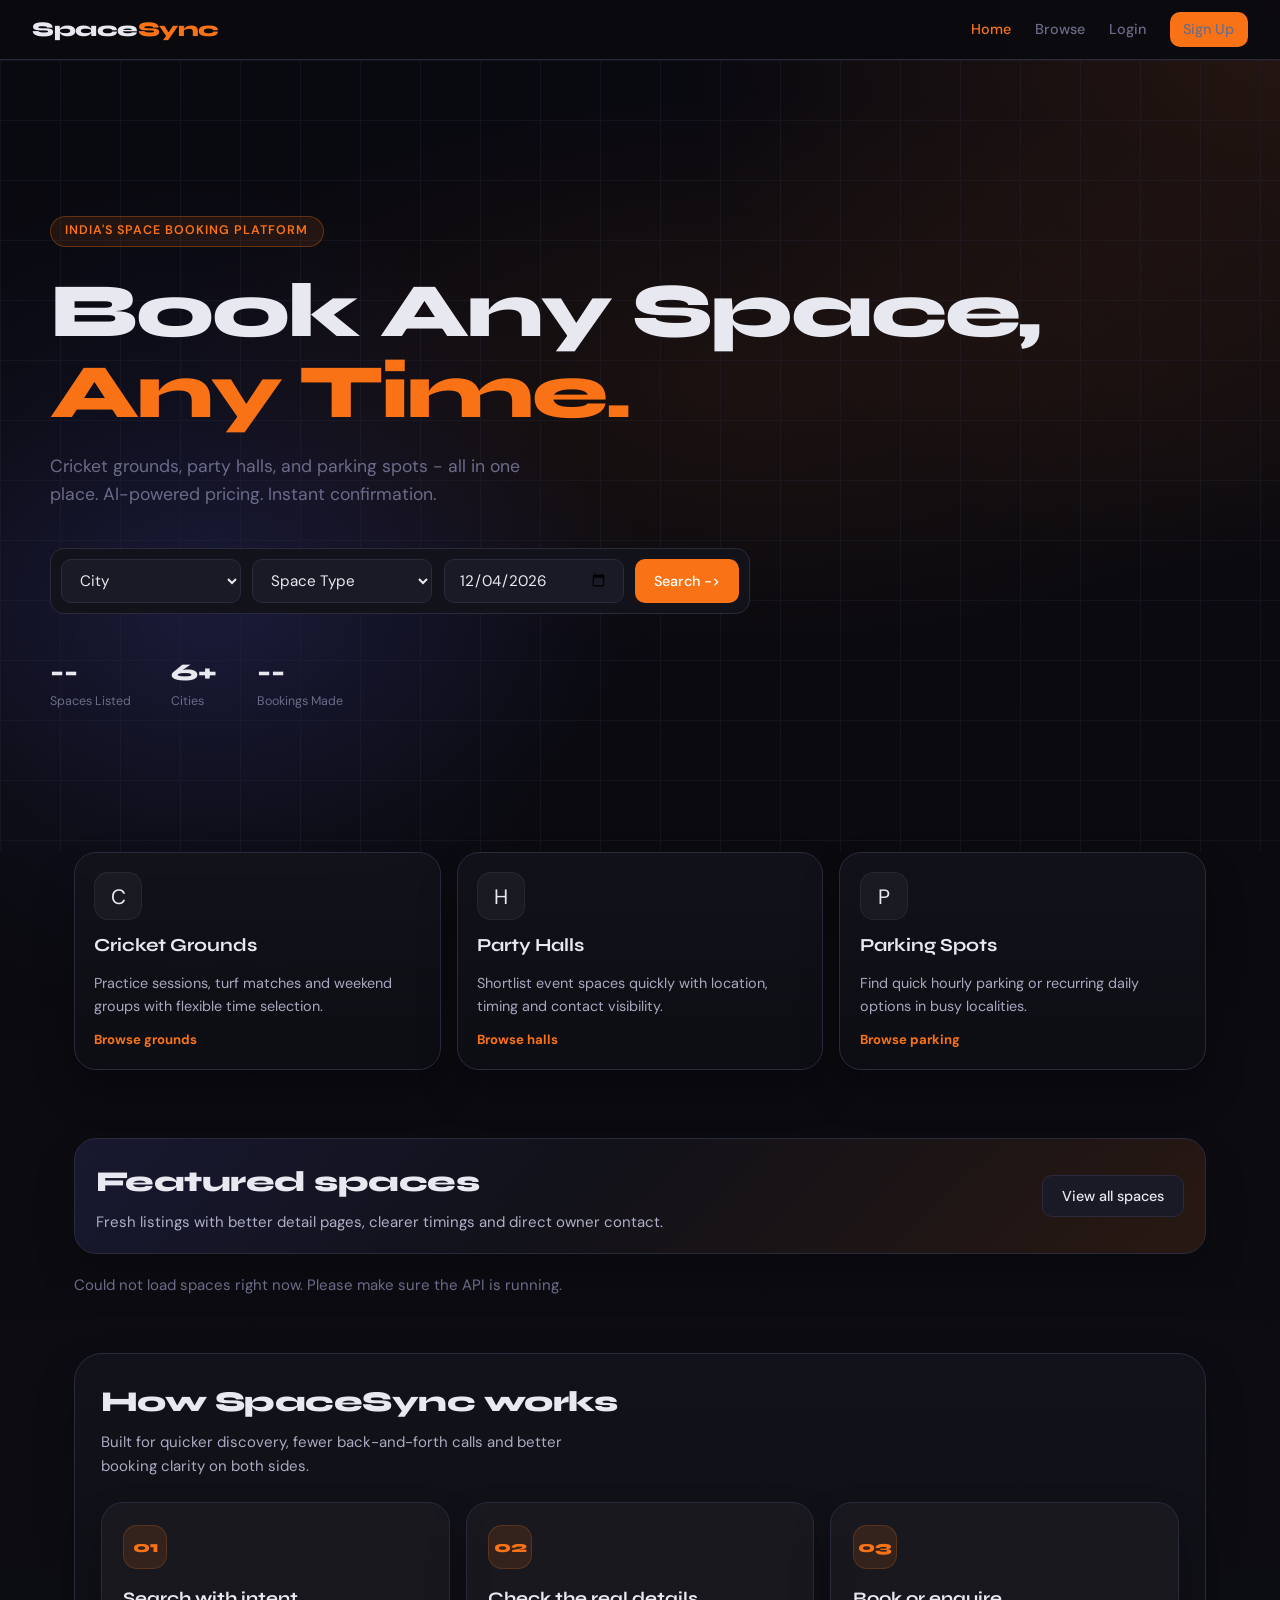
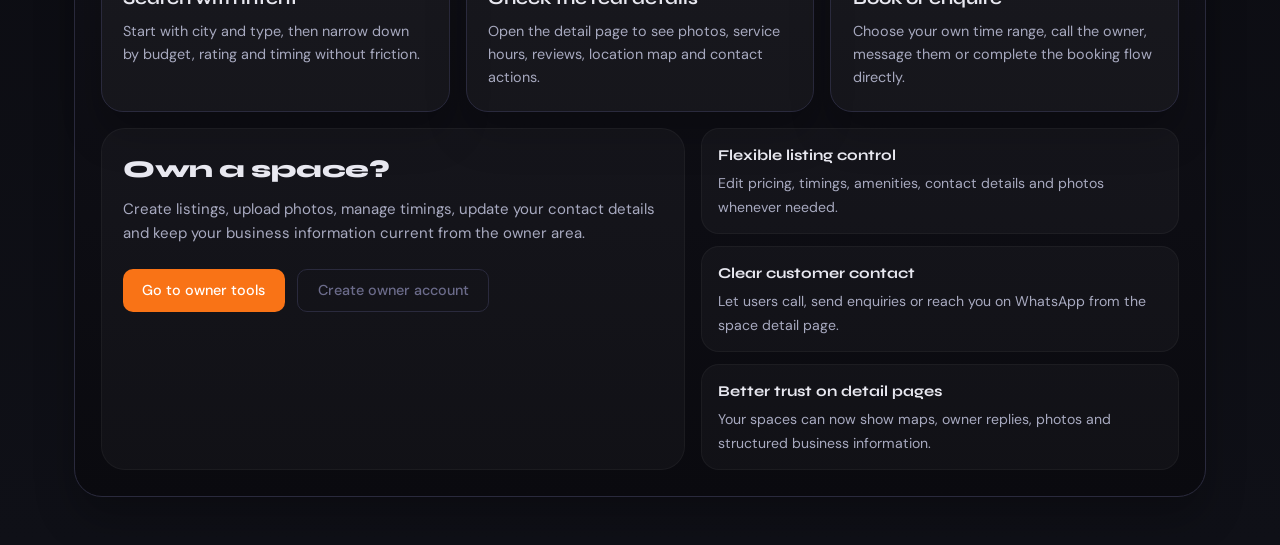
<file: frontend/index.html>
<!DOCTYPE html>
<html lang="en">
<head>
  <meta charset="UTF-8" />
  <meta name="viewport" content="width=device-width, initial-scale=1.0" />
  <title>SpaceSync - Book Cricket Grounds, Party Halls and Parking</title>
  <link rel="stylesheet" href="css/style.css?v=20260405d" />
</head>
<body class="home-page">

<nav>
  <a class="nav-logo" href="index.html">Space<span>Sync</span></a>
  <div class="nav-links">
    <a href="index.html" id="nav-home">Home</a>
    <a href="listing.html">Browse</a>
    <a href="#" id="nav-dashboard" class="hidden">Dashboard</a>
    <a href="user-profile.html" id="nav-profile" class="hidden">Profile</a>
    <a href="#" id="nav-login-btn">Login</a>
    <a href="#" id="nav-register-btn" class="btn btn-primary btn-sm">Sign Up</a>
    <span id="nav-user" class="hidden" style="color:var(--muted);font-size:0.85rem;"></span>
    <a href="#" id="nav-logout" class="btn btn-ghost btn-sm hidden">Logout</a>
  </div>
</nav>

<section class="hero">
  <div class="hero-bg"></div>
  <div class="hero-grid-lines"></div>
  <div class="hero-content">
    <div class="hero-eyebrow">India's space booking platform</div>
    <h1 class="hero-title">
      Book Any Space,<br><em>Any Time.</em>
    </h1>
    <p class="hero-sub">Cricket grounds, party halls, and parking spots - all in one place. AI-powered pricing. Instant confirmation.</p>

    <div class="search-bar">
      <select id="search-city">
        <option value="">City</option>
        <option>Hyderabad</option>
        <option>Bangalore</option>
        <option>Mumbai</option>
        <option>Delhi</option>
        <option>Chennai</option>
        <option>Pune</option>
      </select>
      <select id="search-type">
        <option value="">Space Type</option>
        <option value="cricket">Cricket Ground</option>
        <option value="party_hall">Party Hall</option>
        <option value="parking">Parking</option>
      </select>
      <input type="date" id="search-date" />
      <button class="btn btn-primary" onclick="doSearch()">Search -></button>
    </div>

    <div class="stats-strip">
      <div class="item"><span class="num" id="stat-spaces">--</span><span class="lbl">Spaces Listed</span></div>
      <div class="item"><span class="num" id="stat-cities">6+</span><span class="lbl">Cities</span></div>
      <div class="item"><span class="num" id="stat-bookings">--</span><span class="lbl">Bookings Made</span></div>
    </div>
  </div>
</section>

<section class="home-categories">
  <div class="container">
    <div class="home-category-grid">
      <a class="home-category-card" href="listing.html?type=cricket">
        <div class="home-category-icon">C</div>
        <div class="home-category-title">Cricket Grounds</div>
        <div class="home-category-copy">Practice sessions, turf matches and weekend groups with flexible time selection.</div>
        <div class="home-category-meta">Browse grounds</div>
      </a>
      <a class="home-category-card" href="listing.html?type=party_hall">
        <div class="home-category-icon">H</div>
        <div class="home-category-title">Party Halls</div>
        <div class="home-category-copy">Shortlist event spaces quickly with location, timing and contact visibility.</div>
        <div class="home-category-meta">Browse halls</div>
      </a>
      <a class="home-category-card" href="listing.html?type=parking">
        <div class="home-category-icon">P</div>
        <div class="home-category-title">Parking Spots</div>
        <div class="home-category-copy">Find quick hourly parking or recurring daily options in busy localities.</div>
        <div class="home-category-meta">Browse parking</div>
      </a>
    </div>
  </div>
</section>

<section class="home-featured">
  <div class="container">
    <div class="home-feature-banner">
      <div>
        <h2 class="section-title">Featured spaces</h2>
        <p>Fresh listings with better detail pages, clearer timings and direct owner contact.</p>
      </div>
      <a class="btn btn-secondary" href="listing.html">View all spaces</a>
    </div>
    <div class="grid-3" id="featured-grid">
      <div class="home-space-card">
        <div class="skeleton" style="height:210px;"></div>
        <div class="card-body">
          <div class="skeleton" style="height:14px;width:55%;margin-bottom:10px;"></div>
          <div class="skeleton" style="height:12px;width:40%;margin-bottom:10px;"></div>
          <div class="skeleton" style="height:12px;width:70%;"></div>
        </div>
      </div>
      <div class="home-space-card">
        <div class="skeleton" style="height:210px;"></div>
        <div class="card-body">
          <div class="skeleton" style="height:14px;width:55%;margin-bottom:10px;"></div>
          <div class="skeleton" style="height:12px;width:40%;margin-bottom:10px;"></div>
          <div class="skeleton" style="height:12px;width:70%;"></div>
        </div>
      </div>
      <div class="home-space-card">
        <div class="skeleton" style="height:210px;"></div>
        <div class="card-body">
          <div class="skeleton" style="height:14px;width:55%;margin-bottom:10px;"></div>
          <div class="skeleton" style="height:12px;width:40%;margin-bottom:10px;"></div>
          <div class="skeleton" style="height:12px;width:70%;"></div>
        </div>
      </div>
    </div>
  </div>
</section>

<section class="home-why">
  <div class="container">
    <div class="home-section-panel">
      <div class="home-section-head">
        <div>
          <h2 class="section-title">How SpaceSync works</h2>
          <p class="home-section-copy">Built for quicker discovery, fewer back-and-forth calls and better booking clarity on both sides.</p>
        </div>
      </div>

      <div class="home-steps-grid">
        <div class="home-step-card">
          <div class="home-step-index">01</div>
          <div class="home-step-title">Search with intent</div>
          <div class="home-step-desc">Start with city and type, then narrow down by budget, rating and timing without friction.</div>
        </div>
        <div class="home-step-card">
          <div class="home-step-index">02</div>
          <div class="home-step-title">Check the real details</div>
          <div class="home-step-desc">Open the detail page to see photos, service hours, reviews, location map and contact actions.</div>
        </div>
        <div class="home-step-card">
          <div class="home-step-index">03</div>
          <div class="home-step-title">Book or enquire</div>
          <div class="home-step-desc">Choose your own time range, call the owner, message them or complete the booking flow directly.</div>
        </div>
      </div>

      <div class="home-owner-cta">
        <div class="home-owner-copy">
          <h3 class="section-title" style="font-size:1.5rem;">Own a space?</h3>
          <p class="mt-1">Create listings, upload photos, manage timings, update your contact details and keep your business information current from the owner area.</p>
          <div class="home-hero-actions">
            <a class="btn btn-primary" href="owner/update-listing.html">Go to owner tools</a>
            <a class="btn btn-ghost" href="#" id="home-owner-register">Create owner account</a>
          </div>
        </div>
        <div class="home-owner-points">
          <div class="home-owner-point">
            <strong>Flexible listing control</strong>
            <span>Edit pricing, timings, amenities, contact details and photos whenever needed.</span>
          </div>
          <div class="home-owner-point">
            <strong>Clear customer contact</strong>
            <span>Let users call, send enquiries or reach you on WhatsApp from the space detail page.</span>
          </div>
          <div class="home-owner-point">
            <strong>Better trust on detail pages</strong>
            <span>Your spaces can now show maps, owner replies, photos and structured business information.</span>
          </div>
        </div>
      </div>
    </div>
  </div>
</section>

<div id="login-modal" class="modal-overlay hidden">
  <div class="modal">
    <div class="modal-title">Welcome back</div>
    <div class="form-group"><label>Email</label><input type="email" id="login-email" placeholder="you@example.com" /></div>
    <div class="form-group"><label>Password</label><input type="password" id="login-password" placeholder="********" /></div>
    <button class="btn btn-primary btn-full mt-2" onclick="doLogin()">Login</button>
    <p class="text-muted text-sm mt-2" style="text-align:center;">No account? <a href="#" onclick="showRegister()" style="color:var(--accent2);">Sign up</a></p>
    <button class="btn btn-ghost btn-sm mt-2" onclick="closeModals()" style="width:100%;">Close</button>
  </div>
</div>

<div id="register-modal" class="modal-overlay hidden">
  <div class="modal">
    <div class="modal-title">Create account</div>
    <div class="form-group"><label>Name</label><input type="text" id="reg-name" placeholder="Your name" /></div>
    <div class="form-group"><label>Email</label><input type="email" id="reg-email" placeholder="you@example.com" /></div>
    <div class="form-group"><label>Password</label><input type="password" id="reg-password" placeholder="********" /></div>
    <div class="form-group"><label>City</label>
      <select id="reg-city">
        <option value="">Select city</option>
        <option>Hyderabad</option>
        <option>Bangalore</option>
        <option>Mumbai</option>
        <option>Delhi</option>
        <option>Chennai</option>
        <option>Pune</option>
      </select>
    </div>
    <div class="form-group"><label>Role</label>
      <select id="reg-role">
        <option value="user">User (book spaces)</option>
        <option value="owner">Space Owner (list spaces)</option>
      </select>
    </div>
    <button class="btn btn-primary btn-full mt-2" onclick="doRegister()">Create Account</button>
    <p class="text-muted text-sm mt-2" style="text-align:center;">Already have account? <a href="#" onclick="showLogin()" style="color:var(--accent2);">Login</a></p>
    <button class="btn btn-ghost btn-sm mt-2" onclick="closeModals()" style="width:100%;">Close</button>
  </div>
</div>

<div id="toast-container"></div>

<script src="js/runtime-config.js"></script>
<script src="js/main.js?v=20260404b"></script>
<script>
  const API = window.API_BASE;

  document.getElementById('search-date').valueAsDate = new Date();
  document.getElementById('home-owner-register')?.addEventListener('click', (event) => {
    event.preventDefault();
    showRegister();
    const role = document.getElementById('reg-role');
    if (role) role.value = 'owner';
  });

  function doSearch() {
    const city = document.getElementById('search-city').value;
    const type = document.getElementById('search-type').value;
    const date = document.getElementById('search-date').value;
    const params = new URLSearchParams();
    if (city) params.set('city', city);
    if (type) params.set('type', type);
    if (date) params.set('date', date);
    window.location.href = 'listing.html?' + params.toString();
  }

  async function loadFeatured() {
    try {
      const res = await fetch(`${API}/spaces?`);
      const spaces = await res.json();
      const grid = document.getElementById('featured-grid');
      const featured = spaces.slice(0, 3);

      document.getElementById('stat-spaces').textContent = `${spaces.length}+`;
      document.getElementById('stat-bookings').textContent = `${spaces.reduce((total, space) => total + (space.total_bookings || 0), 0)}+`;

      if (featured.length === 0) {
        grid.innerHTML = '<p class="text-muted" style="grid-column:1/-1">No spaces listed yet. <a href="#" onclick="showRegister(); return false;" style="color:var(--accent2)">Be the first to list one.</a></p>';
        return;
      }

      grid.innerHTML = featured.map(space => spaceCard(space)).join('');
    } catch (error) {
      document.getElementById('featured-grid').innerHTML = '<p class="text-muted" style="grid-column:1/-1;">Could not load spaces right now. Please make sure the API is running.</p>';
    }
  }

  function spaceCard(space) {
    const icons = { cricket: 'C', party_hall: 'H', parking: 'P' };
    const badge = `badge-${space.type.replace('_', '')}`;
    const img = space.image_url
      ? `<img class="card-img" src="${space.image_url}" alt="${space.name}" />`
      : `<div class="card-img-placeholder">${icons[space.type] || 'S'}</div>`;

    return `
      <a href="detail.html?id=${space.id}" style="text-decoration:none;color:inherit;">
        <div class="home-space-card">
          ${img}
          <div class="card-body">
            <div class="home-space-topline">
              <span class="badge ${badge}">${(space.type || '').replace('_', ' ')}</span>
              <span class="text-sm">${starsHTML(space.rating || 0)}</span>
            </div>
            <div class="card-title">${space.name}</div>
            <div class="home-space-location">${space.city}${space.area ? `, ${space.area}` : ''}</div>
            <div class="home-space-meta">
              <span>${space.total_bookings || 0}+ bookings</span>
              <span>${space.opening_time || '09:00'} - ${space.closing_time || '22:00'}</span>
            </div>
            <div class="flex items-center justify-between mt-2">
              <div><span class="price price-normal">Rs ${space.base_price}</span><span class="price-sub">/hr</span></div>
              <button class="btn btn-primary btn-sm">Book Now</button>
            </div>
          </div>
        </div>
      </a>`;
  }

  loadFeatured();
</script>
</body>
</html>
</file>
<file: frontend/css/style.css>
/* ── SpaceSync Design System ── */
@import url('https://fonts.googleapis.com/css2?family=Syne:wght@400;600;700;800&family=DM+Sans:ital,wght@0,300;0,400;0,500;1,300&display=swap');

:root {
  --bg:        #0a0a0f;
  --bg-card:   #12121a;
  --bg-raised: #1a1a26;
  --border:    #2a2a3d;
  --accent:    #f97316;
  --accent2:   #6366f1;
  --accent3:   #10b981;
  --text:      #e8e8f0;
  --muted:     #6b6b8a;
  --danger:    #ef4444;
  --font-head: 'Syne', sans-serif;
  --font-body: 'DM Sans', sans-serif;
  --radius:    10px;
  --shadow:    0 4px 24px rgba(0,0,0,0.5);
}

*, *::before, *::after { box-sizing: border-box; margin: 0; padding: 0; }

html {
  scroll-behavior: smooth;
  margin: 0;
  padding: 0;
  background: var(--bg);
}

body {
  font-family: var(--font-body);
  background: var(--bg);
  color: var(--text);
  font-size: 15px;
  line-height: 1.6;
  min-height: 100vh;
  margin: 0;
  padding: 0;
}

/* ── Nav ── */
nav {
  position: sticky; top: 0; z-index: 100;
  display: flex; align-items: center; justify-content: space-between;
  padding: 0 2rem;
  height: 60px;
  background: rgba(10,10,15,0.92);
  backdrop-filter: blur(12px);
  border-bottom: 1px solid var(--border);
}

.nav-logo {
  font-family: var(--font-head);
  font-weight: 800;
  font-size: 1.3rem;
  color: var(--text);
  text-decoration: none;
  letter-spacing: -0.5px;
  white-space: nowrap;
  display: inline-flex;
  align-items: center;
}

.nav-logo span { color: var(--accent); }

.nav-links { display: flex; align-items: center; gap: 1.5rem; }
.nav-toggle {
  display: none;
  align-items: center;
  justify-content: center;
  width: 42px;
  height: 42px;
  border-radius: 999px;
  border: 1px solid var(--border);
  background: rgba(255,255,255,0.03);
  color: var(--text);
  cursor: pointer;
  font-size: 1.3rem;
  line-height: 1;
  flex-shrink: 0;
  transition: all 0.18s ease;
}
.nav-toggle:hover {
  border-color: var(--accent);
  color: var(--accent);
  background: rgba(249,115,22,0.08);
}

.nav-links a {
  color: var(--muted);
  text-decoration: none;
  font-size: 0.9rem;
  font-weight: 500;
  transition: color 0.2s;
}

.nav-links a:hover { color: var(--text); }
.nav-links a.active { color: var(--accent); }
#nav-user {
  color: var(--muted);
  font-size: 0.85rem;
  white-space: nowrap;
}

/* ── Buttons ── */
.btn {
  display: inline-flex; align-items: center; gap: 0.4rem;
  padding: 0.55rem 1.2rem;
  border-radius: var(--radius);
  font-family: var(--font-body);
  font-weight: 500;
  font-size: 0.9rem;
  cursor: pointer;
  border: none;
  text-decoration: none;
  transition: all 0.2s;
}

.btn-primary {
  background: var(--accent);
  color: #fff;
}
.btn-primary:hover { background: #ea6c10; transform: translateY(-1px); box-shadow: 0 4px 16px rgba(249,115,22,0.4); }

.btn-secondary {
  background: var(--bg-raised);
  color: var(--text);
  border: 1px solid var(--border);
}
.btn-secondary:hover { border-color: var(--accent); color: var(--accent); }

.btn-ghost {
  background: transparent;
  color: var(--muted);
  border: 1px solid var(--border);
}
.btn-ghost:hover { color: var(--text); border-color: var(--muted); }

.btn-danger {
  background: var(--danger);
  color: #fff;
}
.btn-danger:hover { background: #dc2626; }

.btn-sm { padding: 0.35rem 0.85rem; font-size: 0.82rem; }
.btn-lg { padding: 0.8rem 2rem; font-size: 1rem; }
.btn-full { width: 100%; justify-content: center; }

/* ── Cards ── */
.card {
  background: var(--bg-card);
  border: 1px solid var(--border);
  border-radius: var(--radius);
  overflow: hidden;
  transition: border-color 0.2s, transform 0.2s, box-shadow 0.2s;
}
.card:hover { border-color: #3a3a55; transform: translateY(-2px); box-shadow: var(--shadow); }

.card-img {
  width: 100%; height: 180px;
  object-fit: cover;
  background: var(--bg-raised);
  display: block;
}

.card-img-placeholder {
  width: 100%; height: 180px;
  background: linear-gradient(135deg, var(--bg-raised), #1e1e2e);
  display: flex; align-items: center; justify-content: center;
  font-size: 2.5rem;
}

.card-body { padding: 1rem 1.1rem 1.2rem; }

.card-title {
  font-family: var(--font-head);
  font-weight: 700;
  font-size: 1.05rem;
  margin-bottom: 0.25rem;
}

/* ── Badges ── */
.badge {
  display: inline-flex; align-items: center; gap: 0.25rem;
  padding: 0.2rem 0.6rem;
  border-radius: 999px;
  font-size: 0.72rem;
  font-weight: 600;
  text-transform: uppercase;
  letter-spacing: 0.03em;
}
.badge-cricket  { background: rgba(16,185,129,0.15); color: var(--accent3); border: 1px solid rgba(16,185,129,0.3); }
.badge-party    { background: rgba(99,102,241,0.15); color: var(--accent2); border: 1px solid rgba(99,102,241,0.3); }
.badge-parking  { background: rgba(249,115,22,0.15); color: var(--accent);  border: 1px solid rgba(249,115,22,0.3); }
.badge-positive { background: rgba(16,185,129,0.15); color: var(--accent3); }
.badge-negative { background: rgba(239,68,68,0.15);  color: var(--danger); }
.badge-neutral  { background: rgba(107,107,138,0.15); color: var(--muted); }
.badge-surge    { background: rgba(249,115,22,0.2);   color: var(--accent); border: 1px solid rgba(249,115,22,0.4); }

/* ── Forms ── */
.form-group { margin-bottom: 1rem; }

label {
  display: block;
  font-size: 0.82rem;
  font-weight: 500;
  color: var(--muted);
  margin-bottom: 0.4rem;
  text-transform: uppercase;
  letter-spacing: 0.04em;
}

input, select, textarea {
  width: 100%;
  padding: 0.65rem 0.9rem;
  background: var(--bg-raised);
  border: 1px solid var(--border);
  border-radius: var(--radius);
  color: var(--text);
  font-family: var(--font-body);
  font-size: 0.95rem;
  outline: none;
  transition: border-color 0.2s;
}

input:focus, select:focus, textarea:focus {
  border-color: var(--accent2);
  box-shadow: 0 0 0 3px rgba(99,102,241,0.1);
}

textarea { resize: vertical; min-height: 90px; }

select option { background: var(--bg-card); }

/* ── Stars ── */
.stars { color: #f59e0b; letter-spacing: 1px; }
.stars-muted { color: var(--muted); }

/* ── Progress / meter ── */
.fill-meter {
  height: 6px;
  background: var(--bg-raised);
  border-radius: 999px;
  overflow: hidden;
  margin-top: 4px;
}
.fill-meter-bar {
  height: 100%;
  border-radius: 999px;
  background: linear-gradient(90deg, var(--accent3), var(--accent));
  transition: width 0.5s ease;
}

/* ── Price tag ── */
.price { font-family: var(--font-head); font-weight: 700; font-size: 1.2rem; }
.price-surge { color: var(--accent); }
.price-normal { color: var(--text); }
.price-sub { font-size: 0.78rem; color: var(--muted); font-family: var(--font-body); font-weight: 400; }

/* ── Section headings ── */
.section-title {
  font-family: var(--font-head);
  font-weight: 800;
  font-size: 1.8rem;
  letter-spacing: -0.5px;
  margin-bottom: 0.3rem;
}

.section-sub { color: var(--muted); font-size: 0.95rem; margin-bottom: 1.8rem; }

/* ── Grid layouts ── */
.grid-3 { display: grid; grid-template-columns: repeat(auto-fill, minmax(280px, 1fr)); gap: 1.2rem; }
.grid-4 { display: grid; grid-template-columns: repeat(auto-fill, minmax(220px, 1fr)); gap: 1rem; }
.grid-2 { display: grid; grid-template-columns: 1fr 1fr; gap: 1.2rem; }

/* ── Container ── */
.container { max-width: 1180px; margin: 0 auto; padding: 0 1.5rem; }

/* ── Stat cards ── */
.stat-card {
  background: var(--bg-card);
  border: 1px solid var(--border);
  border-radius: var(--radius);
  padding: 1.4rem;
}
.stat-value {
  font-family: var(--font-head);
  font-size: 2.2rem;
  font-weight: 800;
  letter-spacing: -1px;
}
.stat-label { font-size: 0.8rem; color: var(--muted); text-transform: uppercase; letter-spacing: 0.05em; margin-top: 0.25rem; }

/* ── Toast ── */
#toast-container {
  position: fixed; bottom: 1.5rem; right: 1.5rem;
  z-index: 9999;
  display: flex; flex-direction: column; gap: 0.6rem;
}
.toast {
  background: var(--bg-card);
  border: 1px solid var(--border);
  border-left: 4px solid var(--accent3);
  padding: 0.8rem 1.2rem;
  border-radius: var(--radius);
  font-size: 0.88rem;
  box-shadow: var(--shadow);
  animation: slideIn 0.3s ease;
  max-width: 320px;
}
.toast.error { border-left-color: var(--danger); }
.toast.info  { border-left-color: var(--accent2); }

@keyframes slideIn {
  from { transform: translateX(100%); opacity: 0; }
  to   { transform: translateX(0);    opacity: 1; }
}

/* ── Modal ── */
.modal-overlay {
  position: fixed; inset: 0;
  background: rgba(0,0,0,0.7);
  backdrop-filter: blur(4px);
  z-index: 500;
  display: flex; align-items: center; justify-content: center;
  padding: 1rem;
  overflow-y: auto;
  animation: fadeIn 0.2s ease;
}
.modal {
  background: var(--bg-card);
  border: 1px solid var(--border);
  border-radius: 14px;
  padding: 2rem;
  width: 100%;
  max-width: 440px;
  max-height: calc(100vh - 2rem);
  overflow-y: auto;
  box-shadow: 0 24px 64px rgba(0,0,0,0.6);
  animation: scaleIn 0.2s ease;
}
.modal-title {
  font-family: var(--font-head);
  font-weight: 700;
  font-size: 1.3rem;
  margin-bottom: 1.2rem;
}
.add-space-modal-shell {
  align-items: flex-start;
  overflow-y: auto;
  padding: 1rem;
}
.add-space-modal-dialog {
  margin: 1rem auto;
  max-height: calc(100vh - 2rem);
  overflow-y: auto;
  overscroll-behavior: contain;
  -webkit-overflow-scrolling: touch;
}

@keyframes fadeIn  { from { opacity: 0; } to { opacity: 1; } }
@keyframes scaleIn { from { transform: scale(0.95); opacity: 0; } to { transform: scale(1); opacity: 1; } }

/* ── Table ── */
table { width: 100%; border-collapse: collapse; font-size: 0.88rem; }
th { text-align: left; padding: 0.7rem 1rem; color: var(--muted); font-size: 0.75rem; text-transform: uppercase; letter-spacing: 0.05em; border-bottom: 1px solid var(--border); }
td { padding: 0.8rem 1rem; border-bottom: 1px solid var(--border); }
tr:last-child td { border-bottom: none; }
tr:hover td { background: var(--bg-raised); }

/* ── Pill tabs ── */
.tabs { display: flex; gap: 0.5rem; margin-bottom: 1.5rem; }
.tab {
  padding: 0.45rem 1rem;
  border-radius: 999px;
  font-size: 0.85rem;
  font-weight: 500;
  cursor: pointer;
  border: 1px solid var(--border);
  background: transparent;
  color: var(--muted);
  transition: all 0.2s;
}
.tab.active { background: var(--accent); color: #fff; border-color: var(--accent); }

/* ── Map container ── */
#map { height: 300px; border-radius: var(--radius); border: 1px solid var(--border); overflow: hidden; }

/* ── Amenity chips ── */
.amenity-chip {
  display: inline-flex; align-items: center;
  padding: 0.25rem 0.65rem;
  border-radius: 999px;
  background: var(--bg-raised);
  border: 1px solid var(--border);
  font-size: 0.78rem;
  color: var(--muted);
  margin: 0.2rem;
}

/* ── Loading skeleton ── */
.skeleton {
  background: linear-gradient(90deg, var(--bg-card) 25%, var(--bg-raised) 50%, var(--bg-card) 75%);
  background-size: 200% 100%;
  animation: shimmer 1.5s infinite;
  border-radius: 6px;
}
@keyframes shimmer { to { background-position: -200% 0; } }

/* ── Slot picker grid ── */
.slot-grid { display: grid; grid-template-columns: repeat(4, 1fr); gap: 0.6rem; margin: 0.8rem 0; }
.slot-btn {
  padding: 0.6rem 0.4rem;
  border: 1px solid var(--border);
  border-radius: 8px;
  background: var(--bg-raised);
  color: var(--text);
  font-family: var(--font-body);
  font-size: 0.82rem;
  cursor: pointer;
  transition: all 0.15s;
  text-align: center;
}
.slot-btn:hover:not(.booked) { border-color: var(--accent); color: var(--accent); }
.slot-btn.selected { background: var(--accent); border-color: var(--accent); color: #fff; font-weight: 600; }
.slot-btn.booked { opacity: 0.4; cursor: not-allowed; text-decoration: line-through; }

/* ── Divider ── */
.divider { border: none; border-top: 1px solid var(--border); margin: 1.5rem 0; }

/* ── Chart container ── */
.chart-wrap {
  background: var(--bg-card);
  border: 1px solid var(--border);
  border-radius: var(--radius);
  padding: 1.2rem;
}
.chart-title { font-family: var(--font-head); font-weight: 700; font-size: 0.95rem; margin-bottom: 1rem; }

/* ── Responsive ── */
@media (max-width: 768px) {
  .grid-3, .grid-2 { grid-template-columns: 1fr; }
  .grid-4 { grid-template-columns: repeat(2, 1fr); }
  .slot-grid { grid-template-columns: repeat(2, 1fr); }
  nav { padding: 0 1rem; }
  .section-title { font-size: 1.4rem; }
}

/* ── Utility ── */
.flex { display: flex; }
.items-center { align-items: center; }
.justify-between { justify-content: space-between; }
.gap-1 { gap: 0.5rem; }
.gap-2 { gap: 1rem; }
.mt-1 { margin-top: 0.5rem; }
.mt-2 { margin-top: 1rem; }
.mt-3 { margin-top: 1.5rem; }
.mb-1 { margin-bottom: 0.5rem; }
.mb-2 { margin-bottom: 1rem; }
.text-muted { color: var(--muted); }
.text-accent { color: var(--accent); }
.text-sm { font-size: 0.85rem; }
.text-xs { font-size: 0.75rem; }
.font-head { font-family: var(--font-head); font-weight: 700; }
.hidden { display: none !important; }
.w-full { width: 100%; }
.p-1 { padding: 0.5rem; }
.p-2 { padding: 1rem; }

/* Owner module */
.owner-shell { max-width: 1220px; margin: 0 auto; padding: 2rem 1.5rem 4rem; }
.owner-header { display: flex; align-items: center; justify-content: space-between; gap: 1rem; margin-bottom: 1.5rem; }
.owner-subnav { display: flex; flex-wrap: wrap; gap: 0.6rem; margin-bottom: 1.5rem; }
.owner-subnav a { padding: 0.45rem 0.9rem; border-radius: 999px; border: 1px solid var(--border); text-decoration: none; color: var(--muted); font-size: 0.84rem; }
.owner-subnav a.active, .owner-subnav a:hover { color: var(--text); border-color: var(--accent); background: rgba(249,115,22,0.08); }
.owner-stack { display: grid; gap: 1rem; }
.owner-panel { background: var(--bg-card); border: 1px solid var(--border); border-radius: var(--radius); padding: 1.2rem; }
.owner-toolbar { display: flex; flex-wrap: wrap; align-items: center; justify-content: space-between; gap: 0.8rem; margin-bottom: 1rem; }
.owner-filters { display: flex; flex-wrap: wrap; gap: 0.7rem; }
.owner-filters > * { min-width: 160px; }
.owner-grid-2 { display: grid; grid-template-columns: 1.3fr 1fr; gap: 1rem; }
.owner-grid-3 { display: grid; grid-template-columns: repeat(3, 1fr); gap: 1rem; }
.owner-grid-4 { display: grid; grid-template-columns: repeat(4, 1fr); gap: 1rem; }
.owner-card { background: var(--bg-card); border: 1px solid var(--border); border-radius: var(--radius); padding: 1rem; }
.owner-card-title { font-family: var(--font-head); font-size: 1rem; font-weight: 700; margin-bottom: 0.35rem; }
.owner-card-meta { color: var(--muted); font-size: 0.84rem; }
.owner-kpi { font-family: var(--font-head); font-size: 2rem; font-weight: 800; letter-spacing: -0.04em; }
.owner-calendar-shell { width: 100%; }
.owner-calendar { display: grid; grid-template-columns: repeat(7, 1fr); gap: 0.6rem; }
.calendar-head { color: var(--muted); font-size: 0.78rem; text-transform: uppercase; letter-spacing: 0.08em; padding: 0.2rem; }
.calendar-cell { min-height: 120px; border: 1px solid var(--border); border-radius: 12px; padding: 0.75rem; background: var(--bg-raised); cursor: pointer; transition: transform 0.15s, border-color 0.15s; color: var(--text); }
.calendar-cell:hover { transform: translateY(-1px); border-color: var(--accent); }
.calendar-cell.empty { opacity: 0.35; cursor: default; }
.calendar-cell.available { background: rgba(16,185,129,0.16); border-color: rgba(16,185,129,0.45); box-shadow: inset 0 0 0 1px rgba(16,185,129,0.12); }
.calendar-cell.partial { background: rgba(245,158,11,0.16); border-color: rgba(245,158,11,0.48); box-shadow: inset 0 0 0 1px rgba(245,158,11,0.12); }
.calendar-cell.full { background: rgba(239,68,68,0.16); border-color: rgba(239,68,68,0.45); box-shadow: inset 0 0 0 1px rgba(239,68,68,0.12); }
.calendar-date { font-family: var(--font-head); font-size: 1.15rem; font-weight: 700; color: #f6f6fb; }
.calendar-meta { margin-top: 0.5rem; color: #c7cae6; font-size: 0.8rem; }
.slot-list { display: grid; gap: 0.75rem; }
.slot-row { display: flex; align-items: center; justify-content: space-between; gap: 1rem; border: 1px solid var(--border); border-radius: 10px; padding: 0.9rem; background: var(--bg-raised); }
.slot-info { display: grid; gap: 0.2rem; }
.slot-name { font-family: var(--font-head); font-size: 0.96rem; font-weight: 700; text-transform: capitalize; }
.slot-actions { display: flex; align-items: center; justify-content: flex-end; gap: 0.6rem; flex-wrap: wrap; }
.owner-slot-btn { min-width: 136px; justify-content: center; }
.owner-slot-btn[disabled] { opacity: 0.55; cursor: not-allowed; transform: none; box-shadow: none; }
.owner-slot-btn-unblock { border-color: rgba(239,68,68,0.35); color: #fecaca; }
.owner-slot-btn-unblock:hover { border-color: rgba(239,68,68,0.55); color: #fff; background: rgba(239,68,68,0.12); }
.status-available { color: var(--accent3); }
.status-pending { color: #f59e0b; }
.status-booked, .status-confirmed { color: var(--accent3); }
.status-blocked, .status-cancelled, .status-rejected, .status-auto_rejected { color: var(--danger); }
.status-completed { color: var(--accent2); }
.status-badge { display: inline-flex; align-items: center; padding: 0.2rem 0.6rem; border-radius: 999px; border: 1px solid var(--border); font-size: 0.76rem; font-weight: 600; text-transform: uppercase; }
.pending-card { display: grid; gap: 0.8rem; }
.countdown { color: #f59e0b; font-size: 0.82rem; font-weight: 600; }
.table-scroll { overflow-x: auto; }
.review-card { display: grid; gap: 0.7rem; border: 1px solid var(--border); border-radius: 12px; padding: 1rem; background: var(--bg-card); }
.reply-box { display: grid; gap: 0.6rem; }
.notification-item { display: grid; grid-template-columns: 44px 1fr auto; gap: 0.8rem; align-items: start; border: 1px solid var(--border); border-radius: 12px; padding: 0.9rem; background: var(--bg-card); }
.notification-item.unread { border-color: var(--accent2); background: rgba(99,102,241,0.08); }
.notification-icon { width: 44px; height: 44px; border-radius: 12px; display: grid; place-items: center; background: var(--bg-raised); font-size: 1.15rem; }
.settings-grid { display: grid; gap: 0.8rem; }
.settings-row { display: grid; grid-template-columns: 1.3fr 1fr 1fr; gap: 0.8rem; align-items: center; }
.toggle-line { display: flex; align-items: center; gap: 0.5rem; }
.profile-grid { display: grid; grid-template-columns: 1fr 1fr; gap: 1rem; }
.heatmap-legend { display: grid; grid-template-columns: repeat(24, 1fr); gap: 0.2rem; }
.heatmap-grid-7x24 { display: grid; grid-template-columns: 60px repeat(24, 1fr); gap: 0.2rem; align-items: center; }
.heatmap-day { color: var(--muted); font-size: 0.78rem; }
.heatmap-hour { aspect-ratio: 1; border-radius: 4px; background: var(--bg-raised); border: 1px solid var(--border); }
.sentiment-bar { height: 10px; border-radius: 999px; overflow: hidden; background: var(--bg-raised); display: flex; }
.sentiment-positive { background: var(--accent3); }
.sentiment-neutral { background: #94a3b8; }
.sentiment-negative { background: var(--danger); }
.empty-state { padding: 2rem; text-align: center; color: var(--muted); border: 1px dashed var(--border); border-radius: 12px; }
.spinner { width: 22px; height: 22px; border-radius: 999px; border: 3px solid rgba(255,255,255,0.15); border-top-color: var(--accent); animation: spin 0.8s linear infinite; }
.contact-actions { display: flex; flex-wrap: wrap; gap: 0.6rem; margin-top: 0.8rem; }
.contact-actions .btn { flex: 1 1 140px; justify-content: center; }
.owner-location-picker {
  display: grid;
  gap: 0.75rem;
  padding: 0.95rem;
  border: 1px solid var(--border);
  border-radius: 14px;
  background: rgba(255,255,255,0.02);
}
.owner-location-status {
  color: #c8cae4;
  font-size: 0.9rem;
}
.owner-location-actions {
  display: flex;
  flex-wrap: wrap;
  gap: 0.6rem;
}
.owner-space-map {
  height: 260px;
  border-radius: 14px;
  border: 1px solid var(--border);
  overflow: hidden;
}
.btn-whatsapp { background: #16a34a; color: #fff; }
.btn-whatsapp:hover { background: #15803d; transform: translateY(-1px); }
.enquiry-box { margin-top: 0.9rem; padding-top: 0.9rem; border-top: 1px solid var(--border); }
.home-page {
  background:
    radial-gradient(circle at top right, rgba(249,115,22,0.12), transparent 24%),
    radial-gradient(circle at 15% 28%, rgba(99,102,241,0.12), transparent 22%),
    linear-gradient(180deg, #090910 0%, #0a0a0f 42%, #0f1017 100%);
  min-height: 100vh;
}
.hero {
  min-height: 88vh;
  display: flex;
  flex-direction: column;
  justify-content: center;
  padding: 4rem 1.5rem 3rem;
  position: relative;
  overflow: hidden;
}
.hero-bg {
  position: absolute;
  inset: 0;
  z-index: 0;
  background:
    radial-gradient(ellipse 80% 60% at 60% 40%, rgba(249,115,22,0.08) 0%, transparent 60%),
    radial-gradient(ellipse 60% 50% at 20% 70%, rgba(99,102,241,0.07) 0%, transparent 55%);
}
.hero-grid-lines {
  position: absolute;
  inset: 0;
  z-index: 0;
  background-image: linear-gradient(var(--border) 1px, transparent 1px),
                    linear-gradient(90deg, var(--border) 1px, transparent 1px);
  background-size: 60px 60px;
  opacity: 0.3;
}
.hero-content {
  position: relative;
  z-index: 1;
  max-width: 1180px;
  margin: 0 auto;
  width: 100%;
}
.hero-eyebrow {
  display: inline-flex;
  align-items: center;
  gap: 0.5rem;
  background: rgba(249,115,22,0.1);
  border: 1px solid rgba(249,115,22,0.3);
  color: var(--accent);
  padding: 0.3rem 0.9rem;
  border-radius: 999px;
  font-size: 0.78rem;
  font-weight: 600;
  text-transform: uppercase;
  letter-spacing: 0.08em;
  margin-bottom: 1.5rem;
}
.hero-title {
  font-family: var(--font-head);
  font-size: clamp(2.8rem, 6vw, 5rem);
  font-weight: 800;
  line-height: 1.05;
  letter-spacing: -2px;
  margin-bottom: 1.2rem;
}
.hero-title em {
  font-style: normal;
  color: var(--accent);
}
.hero-sub {
  font-size: 1.1rem;
  color: var(--muted);
  max-width: 520px;
  margin-bottom: 2.5rem;
}
.search-bar {
  display: flex;
  gap: 0.7rem;
  background: var(--bg-card);
  border: 1px solid var(--border);
  border-radius: 14px;
  padding: 0.6rem;
  max-width: 700px;
  flex-wrap: wrap;
}
.search-bar select,
.search-bar input {
  flex: 1;
  min-width: 140px;
}
.search-bar .btn {
  white-space: nowrap;
}
.stats-strip {
  display: flex;
  gap: 2.5rem;
  margin-top: 2.5rem;
}
.stats-strip .item {
  display: flex;
  flex-direction: column;
}
.stats-strip .num {
  font-family: var(--font-head);
  font-weight: 800;
  font-size: 1.5rem;
  color: var(--text);
}
.stats-strip .lbl {
  font-size: 0.78rem;
  color: var(--muted);
}
.home-hero {
  position: relative;
  overflow: hidden;
  padding: 4.5rem 0 3rem;
}
.home-hero::before {
  content: "";
  position: absolute;
  inset: 0;
  background-image:
    linear-gradient(rgba(42,42,61,0.55) 1px, transparent 1px),
    linear-gradient(90deg, rgba(42,42,61,0.35) 1px, transparent 1px);
  background-size: 72px 72px;
  opacity: 0.25;
  pointer-events: none;
}
.home-hero-shell {
  position: relative;
  z-index: 1;
  display: grid;
  grid-template-columns: minmax(0, 1.15fr) minmax(320px, 0.85fr);
  gap: 1.4rem;
  align-items: stretch;
}
.home-hero-copy,
.home-hero-visual,
.home-section-panel,
.home-step-card,
.home-category-card,
.home-feature-banner,
.home-space-card {
  border: 1px solid var(--border);
  box-shadow: 0 22px 40px rgba(0,0,0,0.24);
}
.home-hero-copy {
  position: relative;
  border-radius: 28px;
  padding: 2.4rem;
  background:
    radial-gradient(circle at bottom right, rgba(249,115,22,0.14), transparent 28%),
    linear-gradient(135deg, rgba(18,18,26,0.96), rgba(14,15,22,0.94) 52%, rgba(10,10,15,0.98));
}
.home-eyebrow {
  display: inline-flex;
  align-items: center;
  gap: 0.5rem;
  padding: 0.4rem 0.9rem;
  border-radius: 999px;
  border: 1px solid rgba(249,115,22,0.28);
  background: rgba(249,115,22,0.1);
  color: #ffd2ae;
  font-size: 0.76rem;
  font-weight: 700;
  letter-spacing: 0.08em;
  text-transform: uppercase;
  margin-bottom: 1.25rem;
}
.home-title {
  max-width: 12ch;
  font-family: var(--font-head);
  font-size: clamp(3rem, 6vw, 5.6rem);
  line-height: 0.94;
  letter-spacing: -0.07em;
}
.home-title .accent { color: var(--accent); }
.home-subtitle {
  margin-top: 1.1rem;
  max-width: 620px;
  color: #b1b2ca;
  font-size: 1.02rem;
}
.home-hero-actions {
  display: flex;
  flex-wrap: wrap;
  gap: 0.8rem;
  margin-top: 1.5rem;
}
.home-search-card {
  margin-top: 1.8rem;
  padding: 1rem;
  border-radius: 22px;
  border: 1px solid rgba(255,255,255,0.06);
  background: rgba(11,12,18,0.72);
  backdrop-filter: blur(10px);
}
.home-search-grid {
  display: grid;
  grid-template-columns: 1.1fr 1fr 0.95fr auto;
  gap: 0.75rem;
}
.home-search-grid .btn {
  min-height: 48px;
  justify-content: center;
  padding-inline: 1.5rem;
}
.home-search-note {
  margin-top: 0.8rem;
  color: var(--muted);
  font-size: 0.84rem;
}
.home-metrics {
  display: grid;
  grid-template-columns: repeat(3, minmax(0, 1fr));
  gap: 0.9rem;
  margin-top: 1.6rem;
}
.home-metric {
  padding: 0.95rem 1rem;
  border-radius: 18px;
  background: rgba(255,255,255,0.03);
  border: 1px solid rgba(255,255,255,0.05);
}
.home-metric-value {
  font-family: var(--font-head);
  font-size: 1.45rem;
  font-weight: 800;
  line-height: 1;
}
.home-metric-label {
  margin-top: 0.35rem;
  color: var(--muted);
  font-size: 0.78rem;
  text-transform: uppercase;
  letter-spacing: 0.05em;
}
.home-hero-visual {
  display: grid;
  gap: 1rem;
  border-radius: 28px;
  padding: 1.25rem;
  background:
    linear-gradient(180deg, rgba(17,18,26,0.98), rgba(10,10,15,0.95)),
    linear-gradient(135deg, rgba(99,102,241,0.12), rgba(249,115,22,0.1));
}
.home-live-board {
  border-radius: 22px;
  padding: 1.15rem;
  background:
    radial-gradient(circle at top left, rgba(99,102,241,0.18), transparent 34%),
    rgba(255,255,255,0.03);
  border: 1px solid rgba(255,255,255,0.06);
}
.home-live-top {
  display: flex;
  align-items: center;
  justify-content: space-between;
  gap: 0.75rem;
  margin-bottom: 1rem;
}
.home-pill {
  display: inline-flex;
  align-items: center;
  gap: 0.45rem;
  padding: 0.35rem 0.7rem;
  border-radius: 999px;
  background: rgba(16,185,129,0.12);
  color: #8ff1c8;
  border: 1px solid rgba(16,185,129,0.28);
  font-size: 0.76rem;
  font-weight: 700;
}
.home-availability-list {
  display: grid;
  gap: 0.7rem;
}
.home-availability-row {
  display: grid;
  grid-template-columns: 1fr auto;
  gap: 0.75rem;
  align-items: center;
  padding: 0.85rem 0.9rem;
  border-radius: 16px;
  background: rgba(255,255,255,0.03);
  border: 1px solid rgba(255,255,255,0.04);
}
.home-availability-row strong {
  display: block;
  font-family: var(--font-head);
  font-size: 0.98rem;
}
.home-availability-row span {
  color: var(--muted);
  font-size: 0.84rem;
}
.home-price-chip {
  padding: 0.3rem 0.65rem;
  border-radius: 999px;
  background: rgba(249,115,22,0.14);
  border: 1px solid rgba(249,115,22,0.28);
  color: #ffd2ae;
  font-size: 0.78rem;
  font-weight: 700;
}
.home-hero-panels {
  display: grid;
  grid-template-columns: 1fr 1fr;
  gap: 1rem;
}
.home-mini-panel {
  border-radius: 20px;
  padding: 1rem;
  background: rgba(255,255,255,0.03);
  border: 1px solid rgba(255,255,255,0.05);
}
.home-mini-label {
  color: var(--muted);
  font-size: 0.75rem;
  text-transform: uppercase;
  letter-spacing: 0.08em;
}
.home-mini-value {
  margin-top: 0.55rem;
  font-family: var(--font-head);
  font-size: 1.55rem;
  line-height: 1;
}
.home-mini-copy {
  margin-top: 0.45rem;
  color: #b3b5cb;
  font-size: 0.86rem;
}
.home-categories {
  padding: 0 0 1.25rem;
}
.home-category-grid {
  display: grid;
  grid-template-columns: repeat(3, minmax(0, 1fr));
  gap: 1rem;
}
.home-category-card {
  display: grid;
  gap: 0.7rem;
  border-radius: 22px;
  padding: 1.2rem;
  background: linear-gradient(180deg, rgba(18,18,26,0.96), rgba(13,14,20,0.98));
  color: inherit;
  text-decoration: none;
}
.home-category-icon {
  width: 48px;
  height: 48px;
  border-radius: 14px;
  display: grid;
  place-items: center;
  background: rgba(255,255,255,0.04);
  border: 1px solid rgba(255,255,255,0.06);
  font-size: 1.3rem;
}
.home-category-title {
  font-family: var(--font-head);
  font-size: 1.15rem;
  font-weight: 700;
}
.home-category-copy {
  color: #a6a8c0;
  font-size: 0.9rem;
}
.home-category-meta {
  color: var(--accent);
  font-size: 0.82rem;
  font-weight: 700;
}
.home-featured {
  padding: 3rem 0 1.75rem;
}
.home-feature-banner {
  display: flex;
  align-items: center;
  justify-content: space-between;
  gap: 1rem;
  margin-bottom: 1.2rem;
  padding: 1.2rem 1.3rem;
  border-radius: 22px;
  background: linear-gradient(135deg, rgba(99,102,241,0.14), rgba(18,18,26,0.95) 44%, rgba(249,115,22,0.12));
}
.home-feature-banner p {
  color: #afb0c8;
}
.home-space-card {
  border-radius: 22px;
  overflow: hidden;
  background: linear-gradient(180deg, rgba(18,18,26,1), rgba(13,14,21,0.98));
}
.home-space-card .card-img,
.home-space-card .card-img-placeholder {
  height: 210px;
}
.home-space-card .card-body {
  padding: 1.1rem 1.15rem 1.2rem;
}
.home-space-topline {
  display: flex;
  align-items: center;
  justify-content: space-between;
  gap: 0.6rem;
  margin-bottom: 0.75rem;
}
.home-space-location,
.home-space-meta {
  color: #a1a3bb;
  font-size: 0.87rem;
}
.home-space-meta {
  margin-top: 0.7rem;
  display: flex;
  gap: 0.8rem;
  flex-wrap: wrap;
}
.home-why {
  padding: 1.75rem 0 3rem;
}
.home-section-panel {
  border-radius: 28px;
  padding: 1.6rem;
  background: linear-gradient(180deg, rgba(18,18,26,0.98), rgba(10,10,15,1));
}
.home-section-head {
  display: flex;
  align-items: flex-end;
  justify-content: space-between;
  gap: 1rem;
  margin-bottom: 1.5rem;
}
.home-section-copy {
  max-width: 520px;
  color: #a9abc2;
}
.home-steps-grid {
  display: grid;
  grid-template-columns: repeat(3, minmax(0, 1fr));
  gap: 1rem;
}
.home-step-card {
  border-radius: 22px;
  padding: 1.35rem;
  background: rgba(255,255,255,0.03);
}
.home-step-index {
  display: inline-flex;
  align-items: center;
  justify-content: center;
  width: 44px;
  height: 44px;
  border-radius: 14px;
  margin-bottom: 1rem;
  font-family: var(--font-head);
  font-size: 1rem;
  font-weight: 800;
  background: rgba(249,115,22,0.12);
  color: var(--accent);
  border: 1px solid rgba(249,115,22,0.2);
}
.home-step-title {
  font-family: var(--font-head);
  font-size: 1.1rem;
  font-weight: 700;
  margin-bottom: 0.45rem;
}
.home-step-desc {
  color: #a7a9bf;
  font-size: 0.9rem;
}
.home-owner-cta {
  display: grid;
  grid-template-columns: 1.1fr 0.9fr;
  gap: 1rem;
  margin-top: 1rem;
}
.home-owner-copy {
  border-radius: 24px;
  padding: 1.35rem;
  background: rgba(255,255,255,0.03);
  border: 1px solid rgba(255,255,255,0.04);
}
.home-owner-copy p {
  color: #a8aac0;
}
.home-owner-points {
  display: grid;
  gap: 0.75rem;
}
.home-owner-point {
  border-radius: 18px;
  padding: 0.9rem 1rem;
  background: rgba(255,255,255,0.03);
  border: 1px solid rgba(255,255,255,0.04);
}
.home-owner-point strong {
  display: block;
  font-family: var(--font-head);
  margin-bottom: 0.2rem;
}
.home-owner-point span {
  color: #a8aac0;
  font-size: 0.88rem;
}
.earnings-hero {
  display: grid;
  grid-template-columns: 1.15fr 0.85fr;
  gap: 1rem;
  margin-bottom: 1rem;
}
.earnings-banner {
  border: 1px solid var(--border);
  border-radius: 22px;
  padding: 1.4rem;
  background: linear-gradient(135deg, rgba(18,18,26,0.98), rgba(14,15,22,0.96) 52%, rgba(249,115,22,0.12));
}
.earnings-kicker {
  color: var(--accent);
  font-size: 0.74rem;
  font-weight: 700;
  letter-spacing: 0.08em;
  text-transform: uppercase;
  margin-bottom: 0.55rem;
}
.earnings-banner .section-title {
  margin-bottom: 0.45rem;
}
.earnings-banner .section-sub {
  margin-bottom: 0;
  max-width: 540px;
}
.earnings-highlight {
  border: 1px solid var(--border);
  border-radius: 22px;
  padding: 1.35rem;
  background: linear-gradient(180deg, rgba(26,26,38,0.98), rgba(18,18,26,0.98));
  display: grid;
  gap: 0.8rem;
}
.earnings-highlight-label {
  color: var(--muted);
  font-size: 0.78rem;
  text-transform: uppercase;
  letter-spacing: 0.08em;
}
.earnings-highlight-value {
  font-family: var(--font-head);
  font-size: clamp(2rem, 4vw, 3rem);
  line-height: 0.95;
  letter-spacing: -0.05em;
}
.earnings-highlight-copy {
  color: #a9abc2;
  font-size: 0.9rem;
}
.earnings-stats {
  display: grid;
  grid-template-columns: repeat(4, minmax(0, 1fr));
  gap: 1rem;
}
.earnings-stat-card {
  border: 1px solid var(--border);
  border-radius: 20px;
  padding: 1.2rem;
  background: linear-gradient(180deg, rgba(18,18,26,0.98), rgba(13,14,20,0.98));
  box-shadow: 0 16px 32px rgba(0,0,0,0.16);
}
.earnings-stat-label {
  color: var(--muted);
  font-size: 0.76rem;
  text-transform: uppercase;
  letter-spacing: 0.08em;
}
.earnings-stat-value {
  margin-top: 0.55rem;
  font-family: var(--font-head);
  font-size: 2rem;
  line-height: 1;
  letter-spacing: -0.04em;
}
.earnings-stat-note {
  margin-top: 0.45rem;
  color: #9ea1b9;
  font-size: 0.84rem;
}
.earnings-panel {
  border: 1px solid var(--border);
  border-radius: 22px;
  padding: 1.2rem;
  background: linear-gradient(180deg, rgba(18,18,26,0.98), rgba(13,14,20,0.98));
  box-shadow: 0 18px 36px rgba(0,0,0,0.16);
}
.earnings-panel-header {
  display: flex;
  align-items: flex-end;
  justify-content: space-between;
  gap: 1rem;
  margin-bottom: 1rem;
}
.earnings-panel-copy {
  color: #a7aac1;
  font-size: 0.88rem;
}
.earnings-space-grid {
  display: grid;
  grid-template-columns: repeat(3, minmax(0, 1fr));
  gap: 1rem;
}
.earnings-space-card {
  border: 1px solid rgba(255,255,255,0.05);
  border-radius: 18px;
  padding: 1rem;
  background: rgba(255,255,255,0.03);
}
.earnings-space-head {
  display: flex;
  align-items: flex-start;
  justify-content: space-between;
  gap: 0.75rem;
}
.earnings-space-type {
  color: var(--muted);
  font-size: 0.8rem;
  text-transform: uppercase;
  letter-spacing: 0.08em;
}
.earnings-space-revenue {
  font-family: var(--font-head);
  font-size: 1.45rem;
  line-height: 1;
}
.earnings-space-metrics {
  display: grid;
  gap: 0.55rem;
  margin-top: 1rem;
}
.earnings-space-metric {
  display: flex;
  align-items: center;
  justify-content: space-between;
  gap: 0.75rem;
  font-size: 0.88rem;
}
.earnings-space-metric span:first-child {
  color: #a2a5bd;
}
.user-profile-shell { max-width: 1120px; margin: 0 auto; padding: 2rem 1.5rem 3rem; }
.user-profile-hero { display: grid; grid-template-columns: 1.35fr 0.85fr; gap: 1rem; margin-bottom: 1.2rem; }
.user-profile-banner { position: relative; overflow: hidden; border: 1px solid var(--border); border-radius: 20px; background: linear-gradient(135deg, rgba(249,115,22,0.16), rgba(99,102,241,0.08) 52%, rgba(18,18,26,0.96)); padding: 1.6rem; }
.user-profile-banner::after { content: ""; position: absolute; inset: auto -80px -80px auto; width: 180px; height: 180px; border-radius: 999px; background: rgba(249,115,22,0.14); filter: blur(10px); }
.user-profile-kicker { color: var(--accent); text-transform: uppercase; letter-spacing: 0.08em; font-size: 0.74rem; font-weight: 700; margin-bottom: 0.6rem; position: relative; z-index: 1; }
.user-profile-title { font-family: var(--font-head); font-size: clamp(2rem, 4vw, 3.2rem); line-height: 0.95; letter-spacing: -0.05em; margin-bottom: 0.8rem; position: relative; z-index: 1; }
.user-profile-sub { color: #a7a7c6; max-width: 540px; position: relative; z-index: 1; }
.user-profile-summary { border: 1px solid var(--border); border-radius: 20px; background: linear-gradient(180deg, rgba(26,26,38,0.96), rgba(18,18,26,0.98)); padding: 1.25rem; display: grid; gap: 0.9rem; }
.user-profile-summary-label { color: var(--muted); font-size: 0.75rem; text-transform: uppercase; letter-spacing: 0.08em; }
.user-profile-summary-value { font-family: var(--font-head); font-size: 1.25rem; font-weight: 700; }
.user-profile-badge { display: inline-flex; align-items: center; width: fit-content; gap: 0.35rem; padding: 0.3rem 0.7rem; border-radius: 999px; border: 1px solid rgba(249,115,22,0.28); background: rgba(249,115,22,0.1); color: #ffd2ae; font-size: 0.76rem; font-weight: 700; }
.user-profile-layout { display: grid; grid-template-columns: 1.1fr 0.9fr; gap: 1rem; align-items: start; }
.user-profile-card { border: 1px solid var(--border); border-radius: 18px; background: var(--bg-card); padding: 1.25rem; box-shadow: 0 18px 40px rgba(0,0,0,0.22); }
.user-profile-card-title { font-family: var(--font-head); font-size: 1.2rem; font-weight: 700; margin-bottom: 0.25rem; }
.user-profile-card-sub { color: var(--muted); font-size: 0.9rem; margin-bottom: 1rem; }
.user-profile-field-grid { display: grid; grid-template-columns: 1fr 1fr; gap: 0.9rem; }
.user-profile-note { margin-top: 0.9rem; padding: 0.85rem 1rem; border-radius: 14px; border: 1px solid rgba(99,102,241,0.2); background: rgba(99,102,241,0.07); color: #bfc2ff; font-size: 0.88rem; }
.user-profile-actions { display: flex; flex-wrap: wrap; gap: 0.8rem; align-items: center; margin-top: 1rem; }
.user-profile-actions .btn { min-width: 180px; justify-content: center; }
.user-profile-muted { color: var(--muted); font-size: 0.85rem; }
@keyframes spin { to { transform: rotate(360deg); } }

@media (max-width: 980px) {
  .owner-grid-4, .owner-grid-3, .owner-grid-2, .profile-grid { grid-template-columns: 1fr; }
  .settings-row { grid-template-columns: 1fr; }
  .user-profile-hero, .user-profile-layout, .user-profile-field-grid { grid-template-columns: 1fr; }
  .earnings-hero, .earnings-stats, .earnings-space-grid { grid-template-columns: 1fr; }
  .home-hero-shell, .home-owner-cta, .home-category-grid, .home-steps-grid, .home-search-grid { grid-template-columns: 1fr; }
  .home-hero-visual, .home-hero-copy, .home-section-panel { padding: 1.2rem; }
  .home-metrics { grid-template-columns: 1fr; }
  .search-bar { flex-direction: column; }
  .stats-strip { gap: 1.5rem; flex-wrap: wrap; }
}

@media (max-width: 700px) {
  nav {
    position: sticky;
    height: auto;
    min-height: 64px;
    padding: 0.7rem 1rem;
    flex-wrap: wrap;
    gap: 0.75rem;
  }
  .nav-logo {
    font-size: clamp(1.45rem, 5.8vw, 1.9rem);
    max-width: calc(100% - 64px);
    overflow: hidden;
  }
  .nav-toggle { display: inline-flex; }
  .nav-links {
    width: 100%;
    display: none;
    flex-direction: column;
    align-items: stretch;
    gap: 0.65rem;
    padding: 0.95rem;
    border: 1px solid rgba(255,255,255,0.06);
    border-radius: 20px;
    background:
      linear-gradient(180deg, rgba(20,20,29,0.98), rgba(12,12,18,0.98)),
      radial-gradient(circle at top right, rgba(249,115,22,0.1), transparent 32%);
    box-shadow: 0 20px 40px rgba(0,0,0,0.34);
  }
  nav.nav-open .nav-links { display: flex; }
  .nav-links a,
  .nav-links .btn,
  #nav-user {
    width: 100%;
    text-align: left;
    justify-content: flex-start;
  }
  .nav-links a:not(.btn) {
    display: flex;
    align-items: center;
    min-height: 46px;
    padding: 0.8rem 0.95rem;
    border-radius: 14px;
    background: rgba(255,255,255,0.02);
    border: 1px solid rgba(255,255,255,0.04);
    font-size: 0.98rem;
    color: #d5d6e5;
  }
  .nav-links a:not(.btn):hover,
  .nav-links a.active:not(.btn) {
    border-color: rgba(249,115,22,0.34);
    background: rgba(249,115,22,0.08);
    color: var(--accent);
  }
  #nav-user {
    padding: 0.1rem 0.2rem 0.05rem;
    white-space: normal;
    font-size: 0.82rem;
    color: #9ca0bb;
  }
  .btn.btn-sm {
    padding: 0.82rem 1rem;
    font-size: 0.9rem;
    border-radius: 14px;
  }
  .nav-links .btn-primary {
    justify-content: center;
    font-weight: 700;
    box-shadow: 0 10px 24px rgba(249,115,22,0.26);
  }
  .nav-links .btn-ghost {
    background: transparent;
    border-color: rgba(255,255,255,0.08);
  }
  .modal-overlay { align-items: flex-start; padding: 0.75rem; }
  .modal { margin: 0 auto; max-height: calc(100vh - 1.5rem); padding: 1.25rem; }
  .add-space-modal-dialog { margin: 0; max-height: calc(100vh - 1.5rem); }
  .owner-shell { padding: 1.2rem 1rem 3rem; }
  .owner-header { align-items: flex-start; flex-direction: column; }
  .owner-subnav {
    flex-wrap: nowrap;
    overflow-x: auto;
    padding-bottom: 0.2rem;
    -webkit-overflow-scrolling: touch;
  }
  .owner-subnav a {
    flex: 0 0 auto;
    white-space: nowrap;
  }
  .owner-card .space-card-top {
    display: grid;
    gap: 0.8rem;
  }
  .owner-card .space-card-top > div:last-child {
    justify-content: flex-start !important;
  }
  .owner-card .space-card-top .btn {
    flex: 1 1 130px;
    justify-content: center;
  }
  .calendar-cell { min-height: 90px; padding: 0.6rem; }
  .owner-calendar-shell {
    overflow-x: auto;
    padding-bottom: 0.35rem;
    -webkit-overflow-scrolling: touch;
  }
  .owner-calendar {
    min-width: 620px;
    gap: 0.35rem;
  }
  .calendar-head {
    min-width: 0;
    text-align: center;
  }
  .calendar-date {
    font-size: 1rem;
  }
  .calendar-meta {
    font-size: 0.74rem;
  }
  .notification-item { grid-template-columns: 1fr; }
  .slot-row {
    flex-direction: column;
    align-items: flex-start;
  }
  .slot-actions {
    width: 100%;
    justify-content: flex-start;
  }
  .owner-slot-btn {
    width: 100%;
  }
  .owner-space-map {
    height: 220px;
  }
  .home-hero { padding-top: 3rem; }
  .home-title { max-width: 100%; }
  .home-hero-copy { border-radius: 22px; }
  .home-hero-panels { grid-template-columns: 1fr; }
  .home-feature-banner, .home-section-head { align-items: flex-start; flex-direction: column; }
  .hero {
    min-height: auto;
    padding: 2rem 1rem 2.5rem;
  }
  .hero-title {
    font-size: clamp(2.5rem, 14vw, 4rem);
    letter-spacing: -1px;
  }
  .hero-sub {
    font-size: 0.98rem;
    max-width: 100%;
  }
  .search-bar {
    padding: 0.75rem;
    border-radius: 18px;
  }
  .search-bar .btn {
    width: 100%;
    justify-content: center;
  }
  .stats-strip {
    display: grid;
    grid-template-columns: repeat(3, minmax(0, 1fr));
    gap: 1rem;
  }
  .stats-strip .item {
    min-width: 0;
  }
  .stats-strip .num {
    font-size: 1.35rem;
  }
  .stats-strip .lbl {
    font-size: 0.74rem;
  }
  .browse-toolbar {
    padding: 1rem;
  }
  .browse-panel {
    padding: 1rem;
  }
  .space-card-body {
    padding: 1rem;
  }
  .space-card-head {
    flex-direction: column;
    align-items: flex-start;
  }
  .contact-actions .btn {
    flex-basis: 100%;
  }
}
</file>
